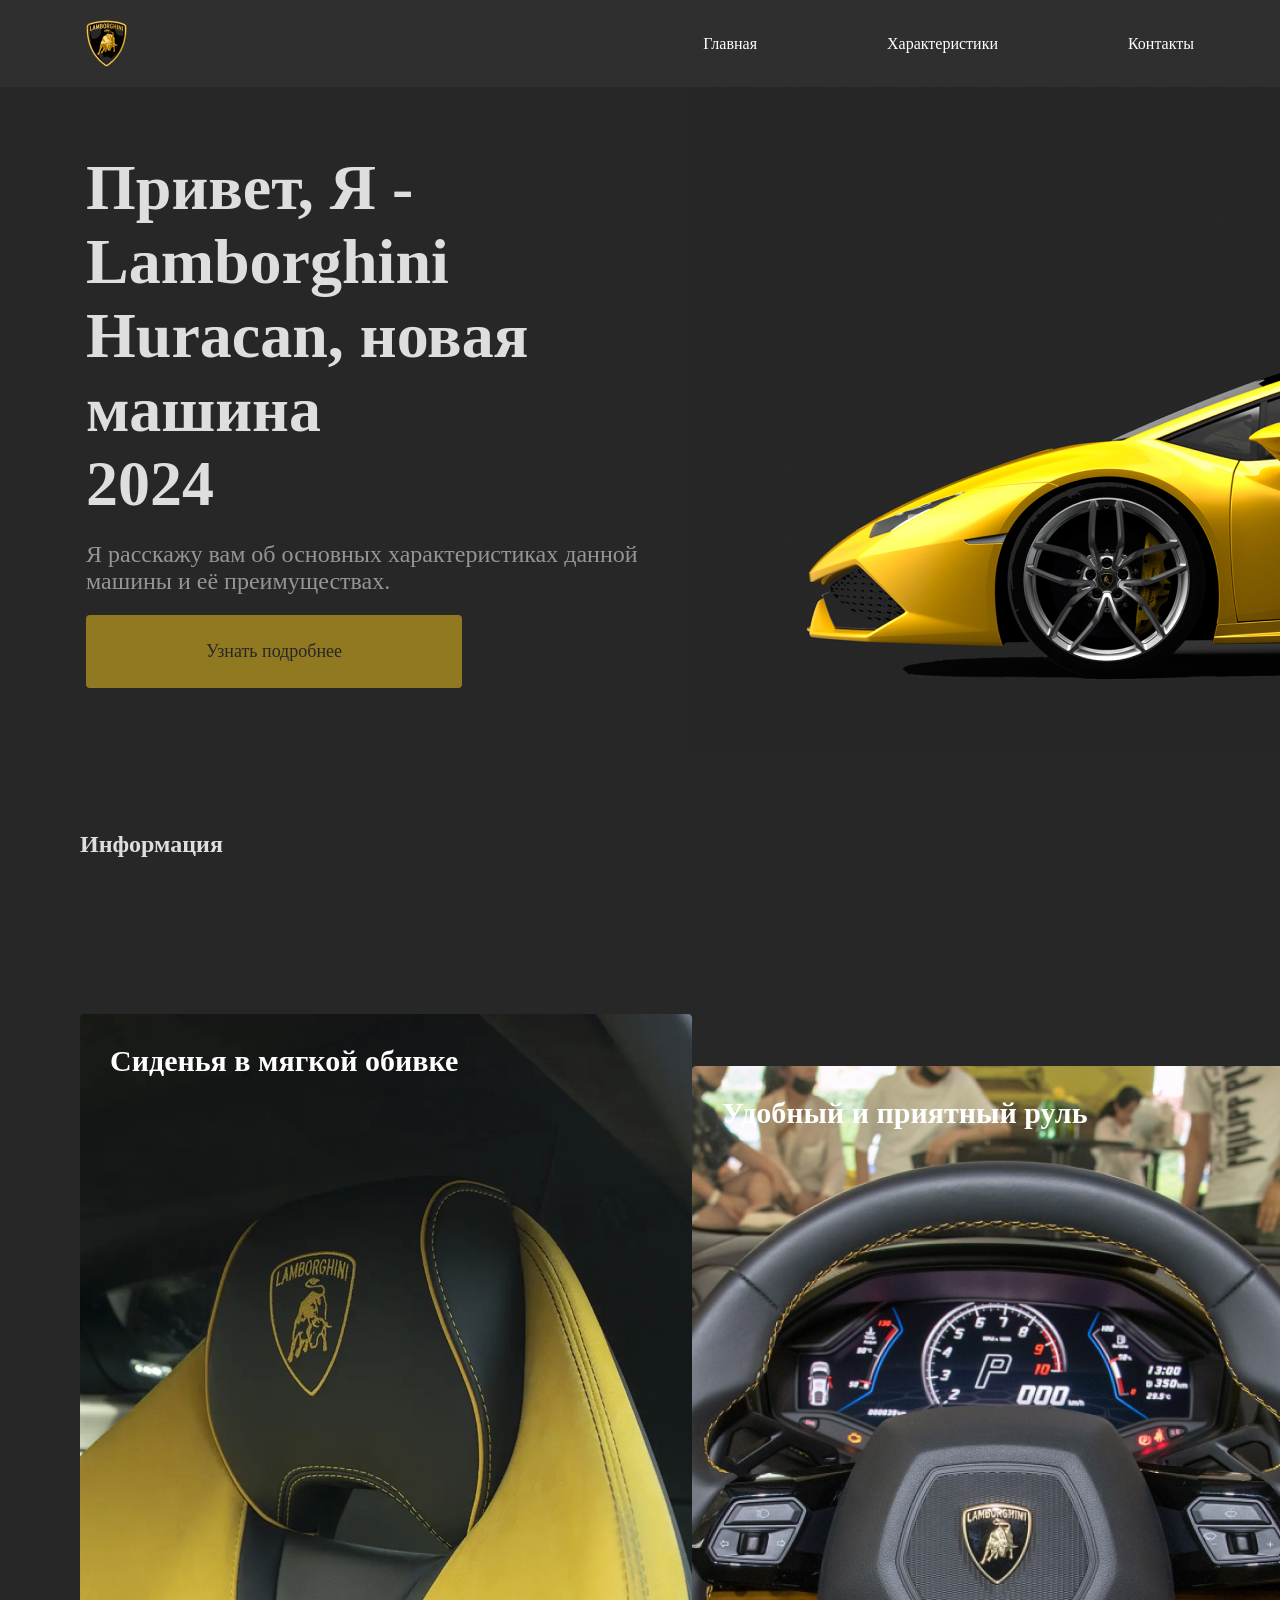
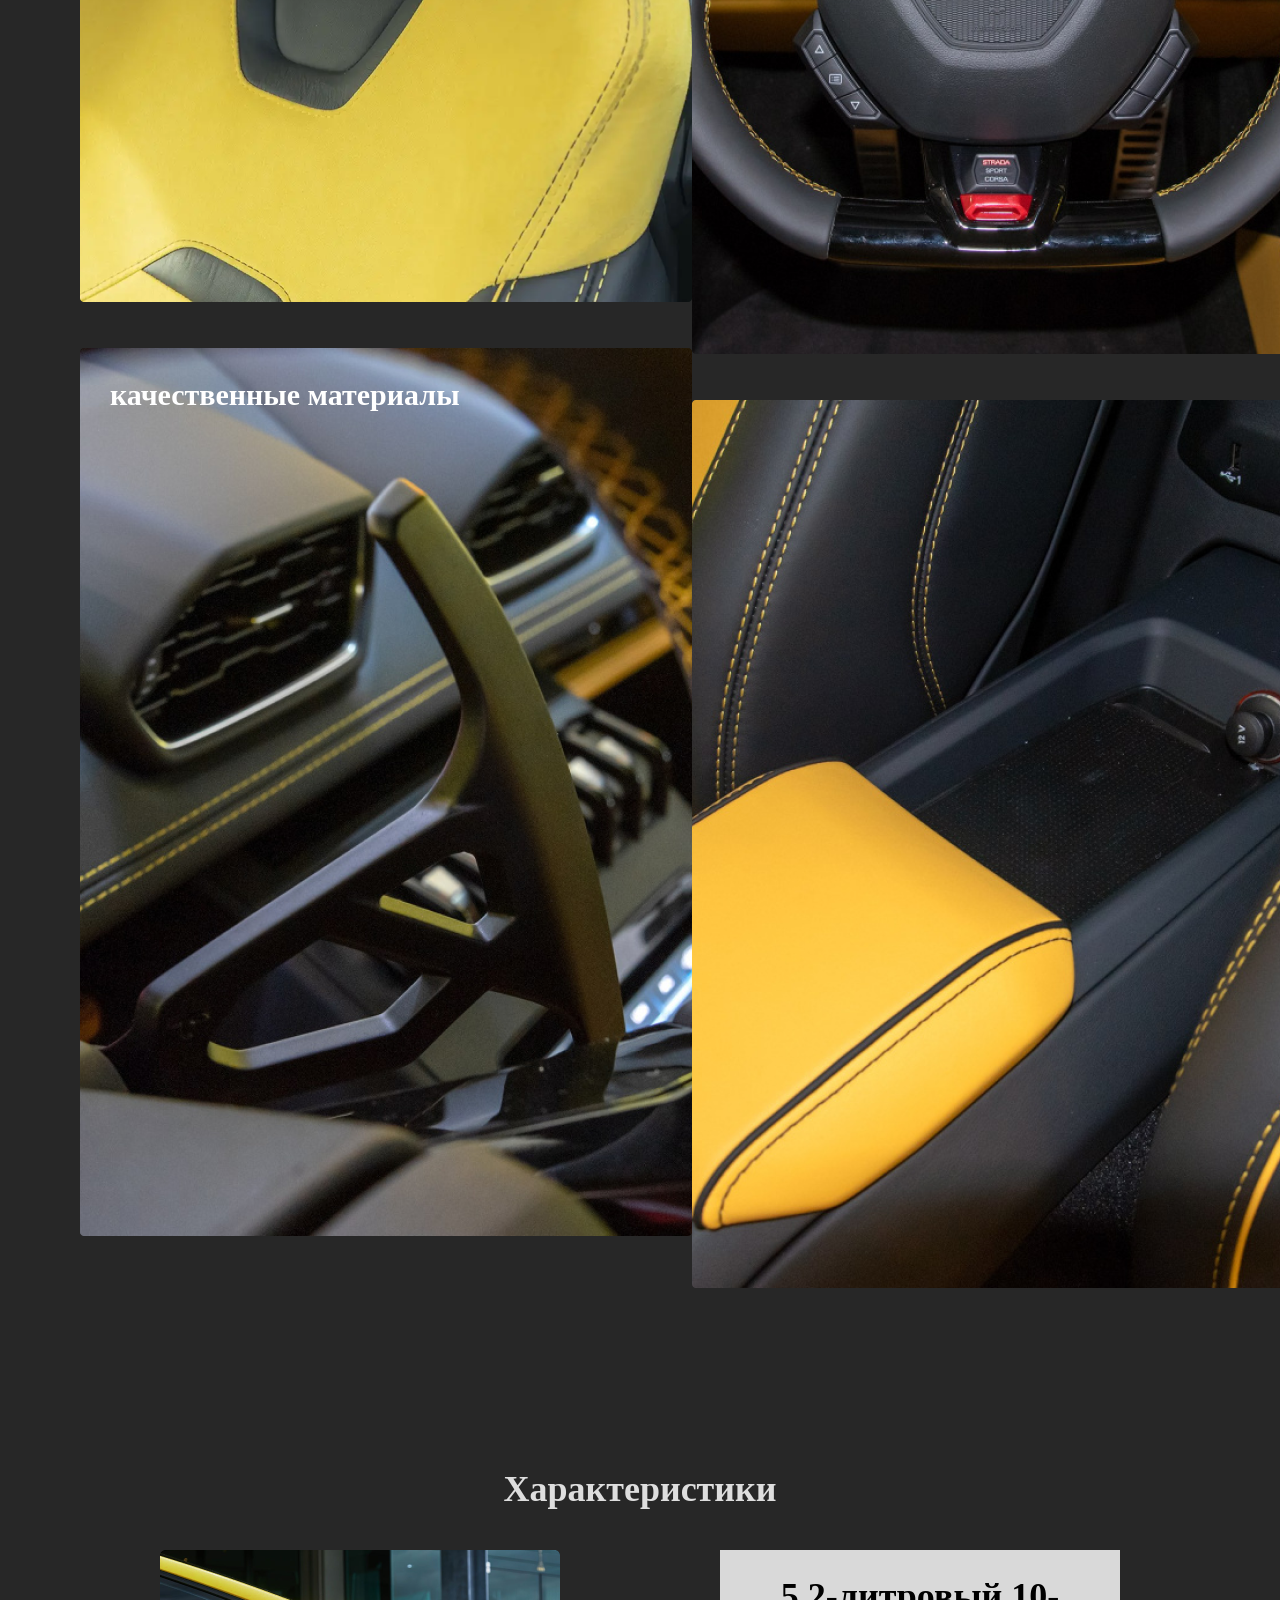
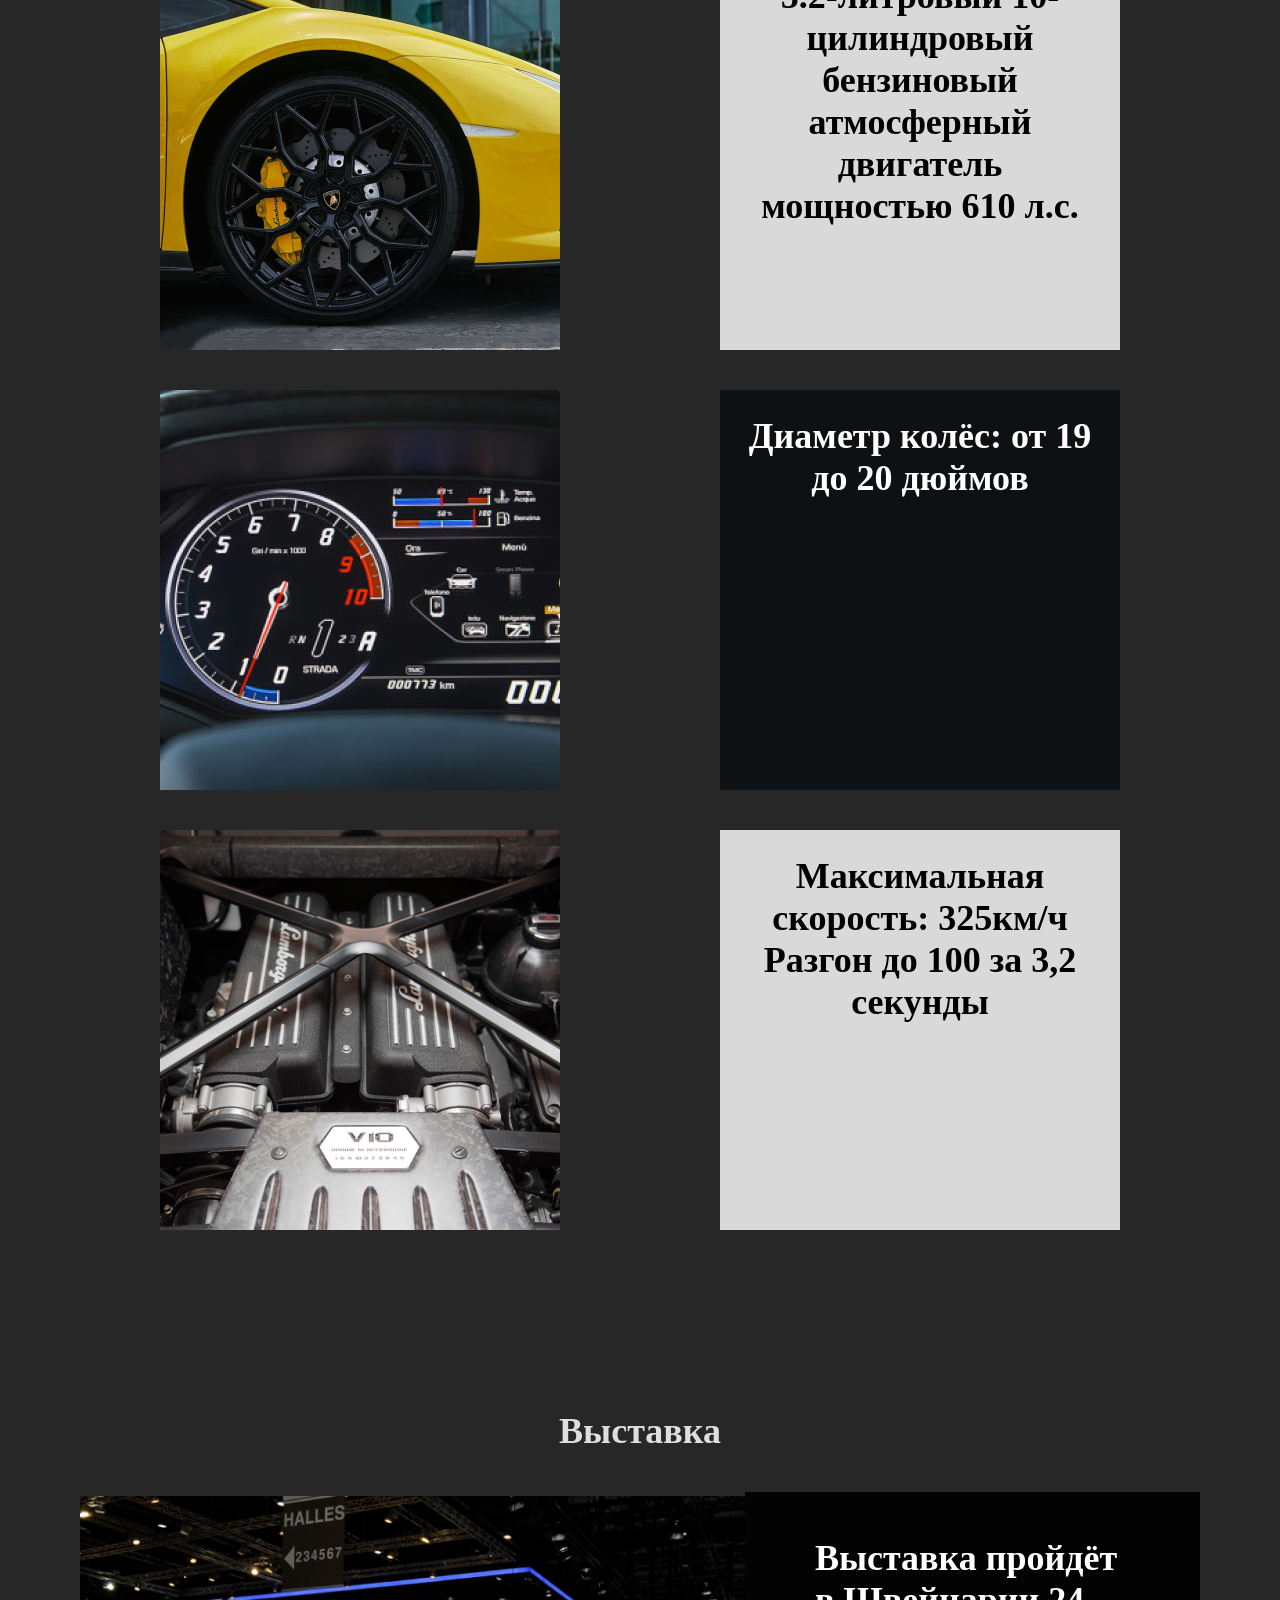
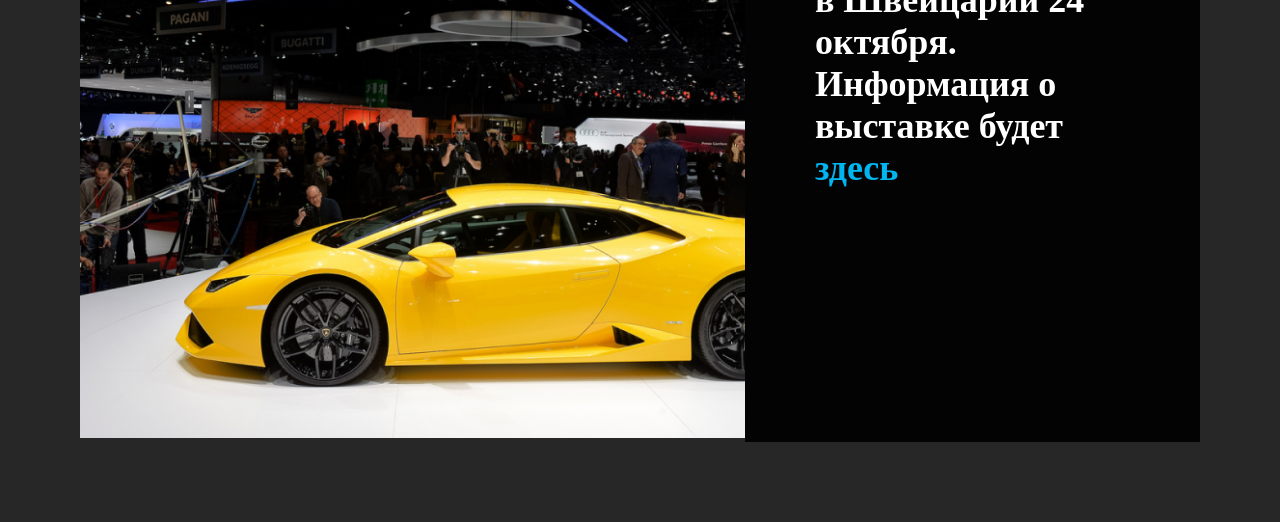
<file: index.html>
<!DOCTYPE html>
<html lang="en">
<head>
    <meta charset="UTF-8">
    <meta name="viewport" content="width=device-width, initial-scale=1.0">
    <meta name="yandex-verification" content="046a67033f5446c7" />
    <title>Lamborghini</title>
    <link rel="stylesheet" href="style.css">
</head>
<body>
    <header>
        <img src="logo.png" alt="" class="logo">
        <nav>
            <a href="">Главная</a>
            <a href="">Характеристики</a>
            <a href="">Контакты</a>
        </nav>
    </header>
    <main>
        <article class="banner">
            <div class="banner-left bio">
                <h1 class="bio__header">Привет, Я - Lamborghini<br>Huracan, новая машина<br> 2024</h1>
                <p class="bio__text">Я расскажу вам об основных характеристиках данной машины и её преимуществах.</p>
                <a class="bio__button" href="">Узнать подробнее</a>
            </div>
            <img src="banner.png" alt="" class="banner-right">
        </article>
        <article class="info">
            <h2 class="info__header">Информация</h2>
            <div class="info__images">
                <div class="info__left">
                    <div class="info__img1 info__img" >
                        <p>Сиденья в мягкой обивке</p>
                    </div>
                    <div class="info__img2 info__img">
                        <p>качественные материалы</p>
                    </div>
                </div>
                <div class="info__right">
                    <div class="info__img3 info__img" >
                        <p>Удобный и приятный руль</p>
                        </div>
                    <div class="info__img4 info__img"></div>
                </div>
            </div>
        </article>
        <article class="charac">
            <h2>Характеристики</h2>
            <div class="charac-cards">
                <div class="card card1"></div>
                <div class="card card2">
                    <p>5.2-литровый
                        10-цилиндровый
                        бензиновый
                        атмосферный 
                        двигатель
                        мощностью
                        610 л.с. </p>
                </div>
                <div class="card card3"></div>
                <div class="card card4">
                    <p>Диаметр колёс:
                        от 19 до 20 
                        дюймов</p>
                </div>
                <div class="card card5"></div>
                <div class="card card6">
                    <p>Максимальная
                        скорость:
                       325км/ч
                       Разгон до 100
                       за 3,2 секунды
                       </p>
                </div>
            </div>
        </article>
        <article class="vystavka">
            <h2>Выставка</h2>
            <div class="vystavka-info">
                <div class="vystavka-img"></div>
                <div class="vystavka-text">
                    <p>Выставка пройдёт в 
                        Швейцарии
                        24 октября.
                        Информация о выставке будет <span class="blue">здесь</span> </p>
                </div>
            </div>
        </article>
    </main>
    <footer></footer>
</body>
</html>
</file>
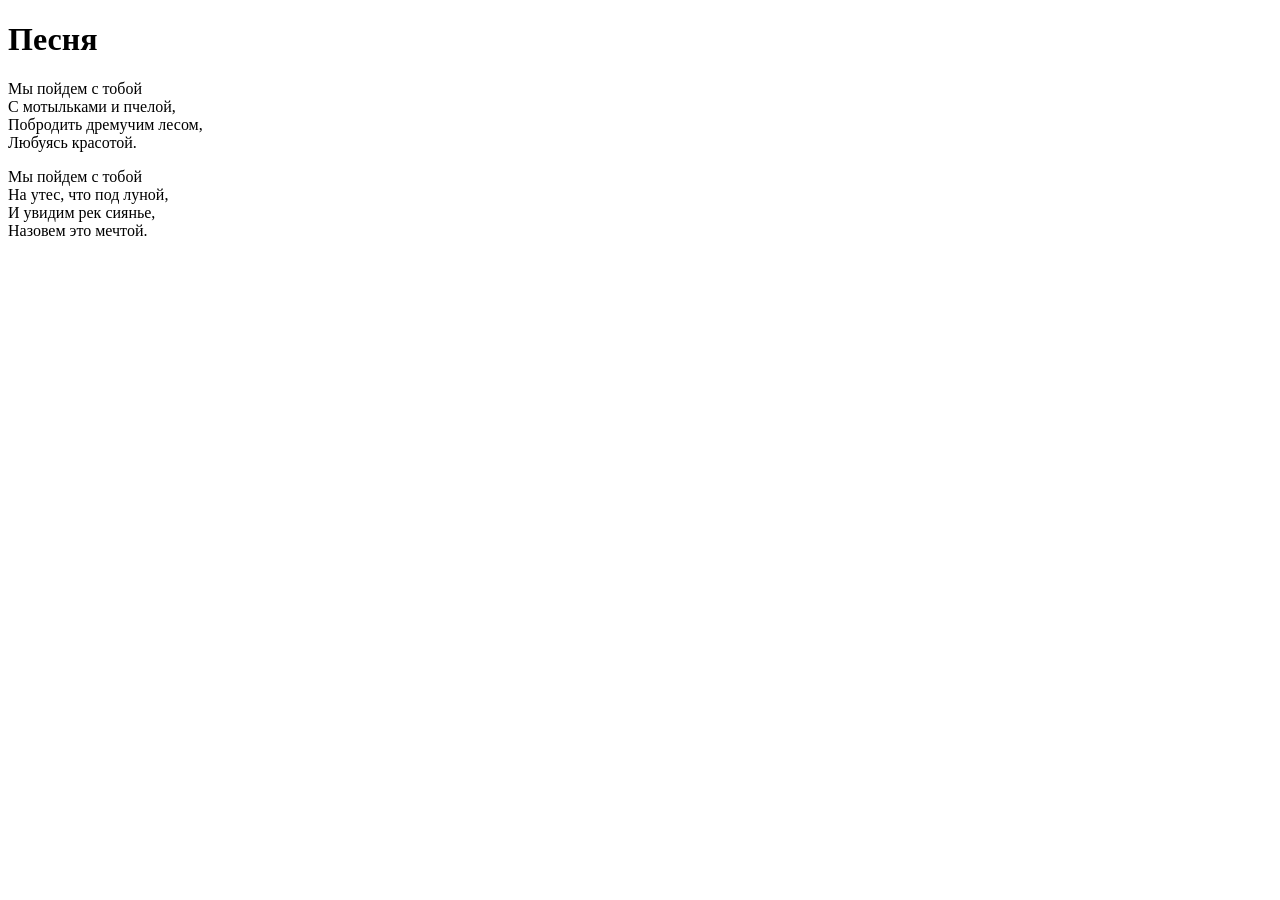
<file: Перенос строки.html>
<!DOCTYPE html>
<html>
    <head>
        <meta charset="utf-8">
        <title>Перенос строки</title>
    </head>
    <body>
        <h1>Песня</h1>
        <p>
            Мы пойдем с тобой<br>
            С мотыльками и пчелой,<br>
            Побродить дремучим лесом,<br>
            Любуясь красотой.
        </p>
        <p>
            Мы пойдем с тобой<br>
            На утес, что под луной,<br>
            И увидим рек сиянье,<br>
            Назовем это мечтой.
        </p>
    </body>
</html>
</file>
<file: style.css>
*{
    margin: 0;
    padding: 0;
}

body{
    background-color: #272727;
}

header{
    background-color: rgba(50, 50, 50, 0.7);
    padding: 20px 86px;
    display: flex;
    justify-content: space-between;
    align-items: center;
}

nav{
    display: flex;
    justify-content: space-between;
    align-items: center;
    gap:130px;
}

a{
    text-decoration: none;
    color: white;
}

.logo{
    transition: 2s;
}

.banner{
    display: flex;
    justify-content: space-between;
    align-items: center;
    padding-left: 86px;
}

.banner-left{
    display: flex;
    flex-direction: column;
    justify-content: space-between;
    align-items: flex-start;
    gap:20px;
}

.bio__header{
    color: #DEDEDE;
    font-size: 64px;
    font-weight: bold;
}

.bio__text{
    color: #959595;
    font-weight: semibold;
    font-size: 24px;
}

.bio__button{
 color: #272727;
background: rgb(99%, 80%, 12%, 0.5);;
border-radius: 4px;
padding: 26px 120px;
font-weight: semibold;
font-size: 18px;
}

/* информация */

.info__img{
    width: 612px;
    height: 888px;
    background-size: cover;
}

.info__img1{
    background-image: url(img1.png);
}

.info__img2{
    background-image: url(img2.png);
}

.info__img3{
    background-image: url(img3.png);
}

.info__img4{
    background-image: url(img4.png);
}

.info__header{
    color: #DEDEDE;
    font-weight: semibold;
}

.info{
    padding: 80px;
}

.info__images{
    display: flex;
    justify-content: space-between;
    align-items: center;
    padding-top: 104px;
}

.info__left, .info__right{
    display: flex;
    flex-direction: column;
    justify-content: space-between;
    align-items: flex-start;
    gap:46px;
}

.info__right{
    margin-top: 104px;
}

.info__img>p{
    font-size: 30px;
    font-weight: bold;
    color: #FFFFFF;
    padding: 30px;
}

/* характеристики */

.charac-cards{
    display: flex;
    flex-wrap: wrap;
    justify-content: space-around;
    align-items: center;
    gap: 40px;
}

.card{
    width: 350px;
    height: 350px;
    padding: 25px;
    background-size: cover;
    background-repeat: no-repeat;
}

.card1{
    background-image: url(card1.png);
}

.card3{
    background-image: url(card3.png);
}

.card5{
    background-image: url(card5.png);
}

.charac{
    display: flex;
    flex-direction: column;
    align-items: center;
    padding: 100px;
}

.charac h2{
    margin-bottom: 40px;
    font-size: 36px; 
    font-weight: bold;
    color: #DEDEDE;
}

.card2,.card6{
    background-color: #D9D9D9;
    font-size: 36px;
    font-weight: bold;
    text-align: center;
}

.card4{
    background-color: #0E1114;
    color: white;
    font-size: 36px;
    font-weight: bold;
    text-align: center;
}

/* выставка */

.vystavka{
    padding: 80px;
}

.vystavka h2{
    margin-bottom: 40px;
    font-size: 36px; 
    font-weight: bold;
    color: #DEDEDE;
    text-align: center;
}

.vystavka-info{
    display: flex;
    justify-content: center;
    align-items: center;
}

.vystavka-img{
    background-image: url(vystavka.png);
    background-size: cover;
    background-repeat: no-repeat;
    width: 844px;
    height: 542px;
}

.vystavka-text{
    background-color: #030303;
    padding: 45px 70px;
    color:white;
    font-size: 36px;
    font-weight: bold;
    width: 400px;
    height: 460px;
}
.vystavka-text p{
    width: 306px;
}

.blue{
    color: #00B6F0;
}

/* анимации */
.logo:hover{
    transform: rotate(5turn);
    transition: 2s;
}
</file>
